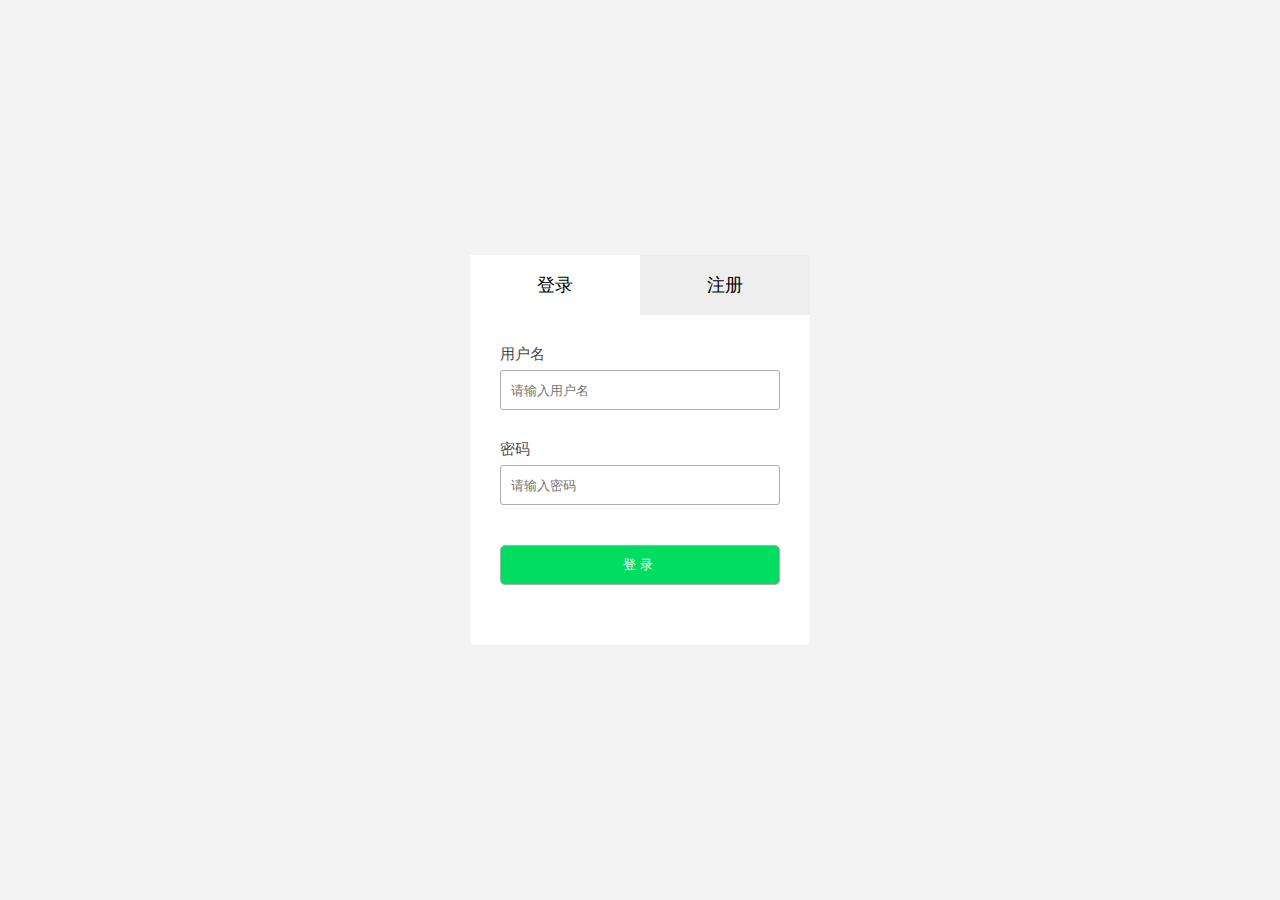
<file: web/index.html>
<!DOCTYPE html>
<html lang="en">

<head>
    <meta charset="UTF-8">
    <link rel="stylesheet" type="text/css" href="./css/index.css"/>
    <link rel="stylesheet" type="text/css" href="./css/modalBox.css">
    <script src="./js/jquery-3.5.1.js"></script>
    <script src="./js/index.js"></script>
    <script type="text/javascript" src="./js/modalBox.js"></script>

    <title>首页</title>
</head>

<body>
<div id="content">

    <div id="header">
        <h1 id="logo">线上预约挂号</h1>
        <h3 id="loginInfo"></h3>
        <a id="logout">退出登录</a>
    </div>

    <div id="section">
        <div id="search">
                <span>
                    医院：
                    <select id="hospital"></select>
                </span>
            <span>
                    科室：
                    <select id="departmentType"></select>
                </span>
            <span>
                    科目：
                    <select id="department"></select>
                </span>

            <span>
                    状态：
                    <select id="status">
                        <option value="no">请选择状态</option>
                        <option value="0">未就诊</option>
                        <option value="1">已取消</option>
                        <option value="2">已就诊</option>
                    </select>
                </span>
            <span>
                    预约日期：
                    <input style="width: 180px" type="date" id="registerTime"/>
                </span>

            <button id="reset">重置</button>
            <button id="searchBtn">搜素</button>
            <button id="registerBtn">挂号</button>
        </div>
        <div>
            <table id="tableData">
                <thead>
                <tr>
                    <th scope="col" colspan="8" style="text-align: center">挂号预约列表</th>
                </tr>
                <tr>
                    <th>医院名称</th>
                    <th>科室</th>
                    <th>科目</th>
                    <th>责任医师</th>
                    <th>预约人</th>
                    <th>预约时间</th>
                    <th>状态</th>
                    <th>操作</th>
                </tr>
                </thead>
                <tbody id="tableBody"></tbody>
            </table>
        </div>
    </div>

    <div id="footer">
        <p>牧一 © 2022版 线上预约挂号</p>
    </div>

    <!-- 模态框 -->
    <div id="myModal" class="modal">
        <div class="modal-content">
            <div class="modal-header">
                <h2 id="title">挂号预约</h2>
                <span id="closeBtn" class="close">×</span>
            </div>
            <div class="modal-body">
                <form id="registerForm">
                    <div>
                        医&emsp;&emsp;院：
                        <select name="hospital"></select>
                    </div>
                    <div>
                        科&emsp;&emsp;室：
                        <select name="departmentType"></select>
                    </div>
                    <div>
                        科&emsp;&emsp;目：
                        <select name="department"></select>
                    </div>
                    <div>
                        预约日期：
                        <input name="registerTime" type="datetime-local"/>
                    </div>
                    <div>
                        主治医师：
                        <select name="doctor"></select>
                    </div>
                </form>
            </div>
            <div class="modal-footer">
                <button id="submitBtn">预约</button>
            </div>
        </div>
    </div>

    <!-- 模态框 -->
    <div id="myModalDetail" class="modal">
        <div class="modal-content">
            <div class="modal-header">
                <h2>预约详情</h2>
                <span id="closeBtnDetail" class="close">×</span>
            </div>
            <div class="modal-body">
                <form id="detailForm">
                    <div>
                        医&emsp;&emsp;院：
                        <input name="hospital" disabled/>
                    </div>
                    <div>
                        科&emsp;&emsp;室：
                        <input name="departmentType" disabled/>
                    </div>
                    <div>
                        科&emsp;&emsp;目：
                        <input name="department" disabled/>
                    </div>
                    <div>
                        预约日期：
                        <input name="registerTime" disabled/>
                    </div>
                    <div>
                        主治医师：
                        <input name="doctor" disabled/>
                    </div>
                    <div>
                        预约用户：
                        <input style="margin-bottom: 20px" name="userName" disabled/>
                    </div>

                </form>
            </div>
        </div>
    </div>
</div>

</body>

</html>
</file>
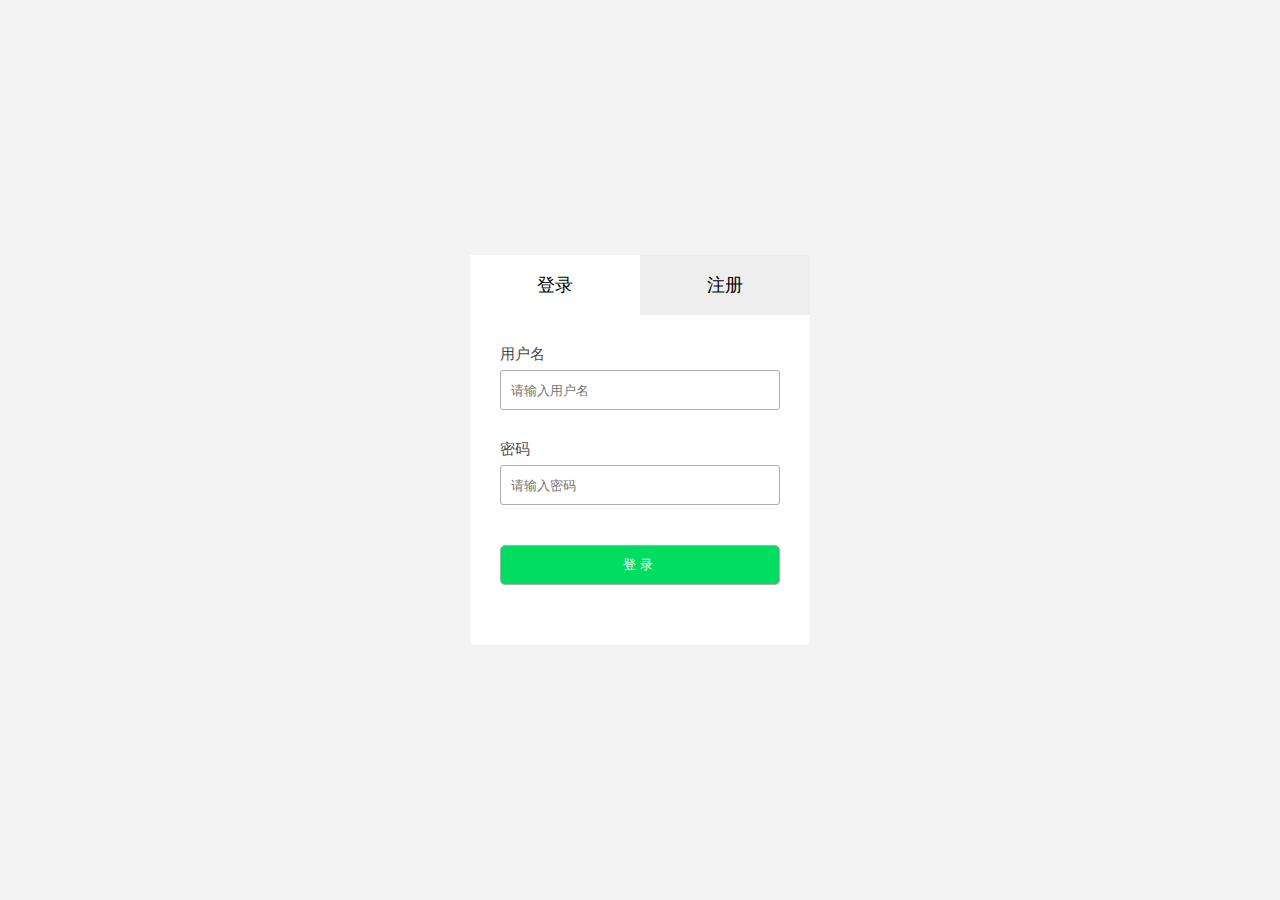
<file: web/login.html>
<!DOCTYPE html>
<html lang="en">
<head>
    <meta charset="UTF-8">
    <title>登录</title>
    <link rel="stylesheet" type="text/css" href="./css/login.css" />
    <script src="./js/jquery-3.5.1.js"></script>
    <script src="./js/login.js"></script>
</head>
<body>
<div class="control">
    <div class="item">
        <div class="active">登录</div><div>注册</div>
    </div>
    <div class="content">
        <div style="display: block;">
            <p>用户名</p>
            <input type="text" name="userName" id="userName" placeholder="请输入用户名" />
            <p>密码</p>
            <input type="password" name="password" id="password" placeholder="请输入密码"/>
            <br/>
            <button id="login">登录</button>
        </div>
    </div>
</div>
</body>
</html>
</file>
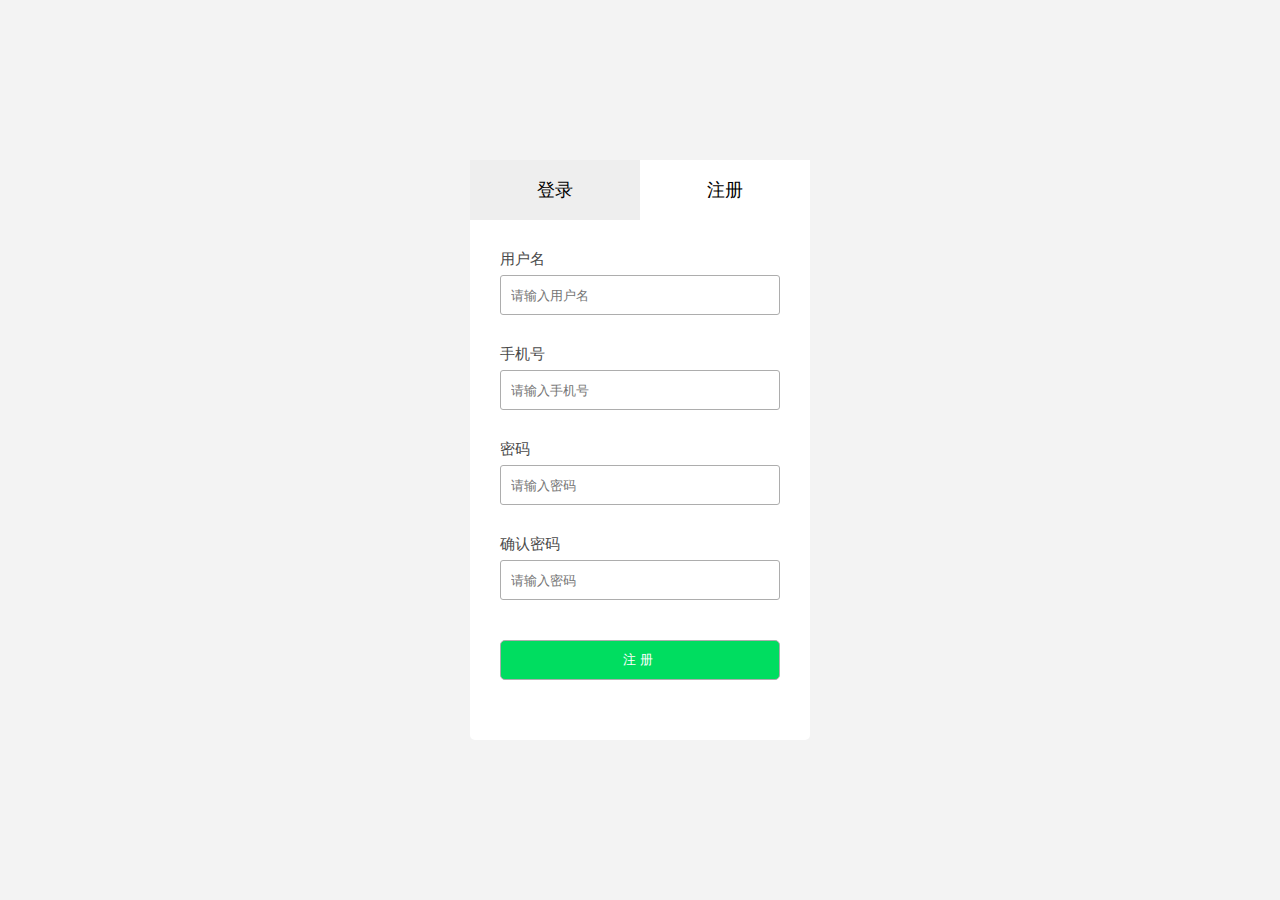
<file: web/register.html>
<!DOCTYPE html>
<html lang="en">
<head>
    <meta charset="UTF-8">
    <title>注册</title>
    <link rel="stylesheet" type="text/css" href="./css/login.css" />
    <script src="./js/jquery-3.5.1.js"></script>
    <script src="./js/login.js"></script>
</head>
<body>
<div class="control">
    <div class="item">
        <div>登录</div><div class="active">注册</div>
    </div>
    <div class="content">
        <div style="display: block;">
            <p>用户名</p>
            <input type="text" name="userName" id="userName" placeholder="请输入用户名" />
            <p>手机号</p>
            <input type="text" name="phone" id="phone" placeholder="请输入手机号" />
            <p>密码</p>
            <input type="password" name="password" id="password" placeholder="请输入密码"/>
            <p>确认密码</p>
            <input type="password" name="confirmPassword" id="confirmPassword" placeholder="请输入密码"/>
            <br/>
            <button id="register">注册</button>
        </div>
    </div>
</div>
</body>
</html>
</file>
<file: web/css/index.css>
#content {
    position: fixed;
    left: 0px;
    right: 0px;
}
#header {
    background-color: #eeeeee;
    color: black;
    text-align: center;
    padding: 5px;
}

#logo {
    font-size: 30px;
    font-weight: 600;
}

#loginInfo {
    margin-right: 12rem;
    text-align: end;
    display: inline-block;
}

a {
    color: #00dd60;
    cursor: pointer;
}

#section {
    text-align: center;
    padding: 10px;
    overflow: auto;
}

#search select {
    width: 180px;
    display: inline-block;
}

#search span {
    margin-left: 10px;
    margin-right: 10px;
}

#search button {
    width: 100px;
    display: inline-block;
    border-radius: 5px;
    border: 1px solid #adadad;
    cursor: pointer;
    letter-spacing: 4px;
}
#reset {
    margin-left: 20px;
}
#searchBtn {
    color: white;
    background: #00dd60;
    margin-right: 10px;
    margin-left: 10px;
}

table {
    margin-left: auto;
    margin-right: auto;
    margin-top: 30px;
    border-collapse: collapse;
    /*让靠在一起的单元格只显示一个边框，边框不进行叠加*/
}

table tr th {
    border: solid 1px #ccc;
    height: 30px;
    width: 200px;
    background-color: #eee;
}

table tr td {
    border: solid 1px #ccc;
    height: 30px;
    text-align: center;
}

table tr:hover {
    background-color: #FEE;
}

#footer {
    background-color: black;
    color: white;
    clear: both;
    text-align: center;
    position: fixed;
    left: 5px;
    right: 5px;
    bottom: 8px;
}
</file>
<file: web/css/modalBox.css>
.modal {
    display: none;
    /* 默认隐藏 */
    position: fixed;
    /* 根据浏览器定位 */
    z-index: 1;
    /* 放在顶部 */
    left: 0;
    top: 0;
    width: 100%;
    /* 全宽 */
    overflow: auto;
    /* 允许滚动 */
    background-color: rgba(0, 0, 0, 0.4);
    /* 背景色 */
}

/*模态框内容*/
.modal-content {
    display: flex;
    /*采用flexbox布局*/
    flex-direction: column;
    /*垂直排列*/
    position: relative;
    background-color: #fefefe;
    margin: 15% auto;
    /*距顶部15% 水平居中*/
    padding: 20px 20px 0px 20px;
    border: 1px solid #888;
    width: 600px;
    animation: topDown 0.4s;
    /*自定义动画，从模态框内容上到下出现*/
}

.modal-body {
    text-align: center;
}

@keyframes topDown {
    from {
        top: -300px;
        opacity: 0
    }

    to {
        top: 0;
        opacity: 1
    }
}

/*模态框头部*/
.modal-header {
    display: flex;
    /*采用flexbox布局*/
    flex-direction: row;
    /*水平布局*/
    align-items: center;
    /*内容垂直居中*/
    justify-content: space-between;
}

/*关闭X 样式*/
.close {
    color: #aaa;
    float: right;
    font-size: 28px;
    font-weight: bold;
}

.close:hover {
    color: black;
    text-decoration: none;
    cursor: pointer;
}

form select {
    width: 400px;
    margin-top: 10px;
    height: 32px;
}

form input {
    width: 400px;
    margin-top: 10px;
    height: 32px;
}

#submitBtn {
    margin-top: 40px;
    width: 100%;
    height: 40px;
    border-radius: 5px;
    color: white;
    border: 1px solid #adadad;
    background: #00dd60;
    cursor: pointer;
    letter-spacing: 4px;
    margin-bottom: 40px;
}
</file>
<file: web/css/login.css>
* {
    margin: 0;
    padding: 0;
}

body {
    background: #f3f3f3;
}

.control {
    width: 340px;
    background: white;
    position: absolute;
    top: 50%;
    left: 50%;
    transform: translate(-50%, -50%);
    border-radius: 5px;
}

.item {
    width: 340px;
    height: 60px;
    background: #eeeeee;
}

.item div {
    width: 170px;
    height: 60px;
    display: inline-block;
    color: black;
    font-size: 18px;
    text-align: center;
    line-height: 60px;
    cursor: pointer;
}

.content {
    width: 100%;
}

.content div {
    margin: 20px 30px;
    display: none;
    text-align: left;
}

p {
    color: #4a4a4a;
    margin-top: 30px;
    margin-bottom: 6px;
    font-size: 15px;
}

.content input[type="text"], .content input[type="password"] {
    width: 100%;
    height: 40px;
    border-radius: 3px;
    border: 1px solid #adadad;
    padding: 0 10px;
    box-sizing: border-box;
}

.content button {
    margin-top: 40px;
    width: 100%;
    height: 40px;
    border-radius: 5px;
    color: white;
    border: 1px solid #adadad;
    background: #00dd60;
    cursor: pointer;
    letter-spacing: 4px;
    margin-bottom: 40px;
}

.active {
    background: white;
}

.item div:hover {
    background: #f6f6f6;
}
</file>
